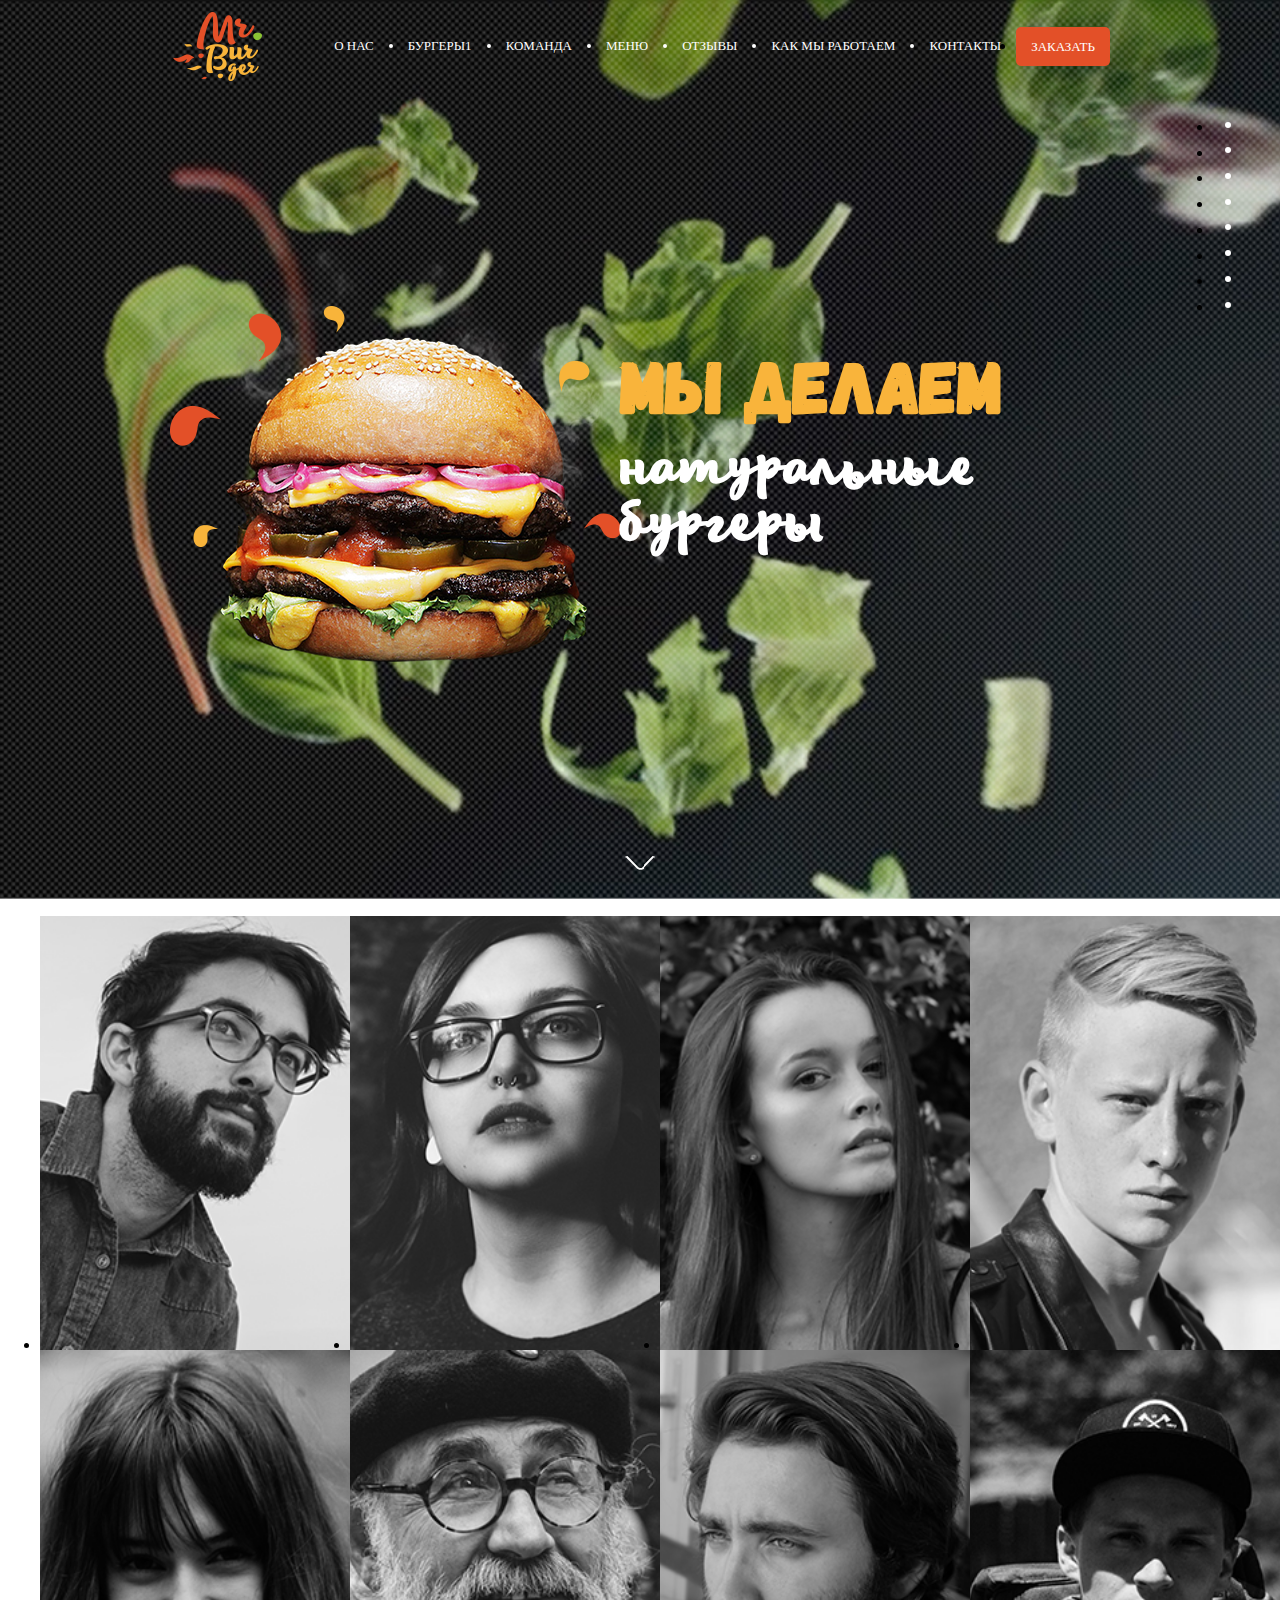
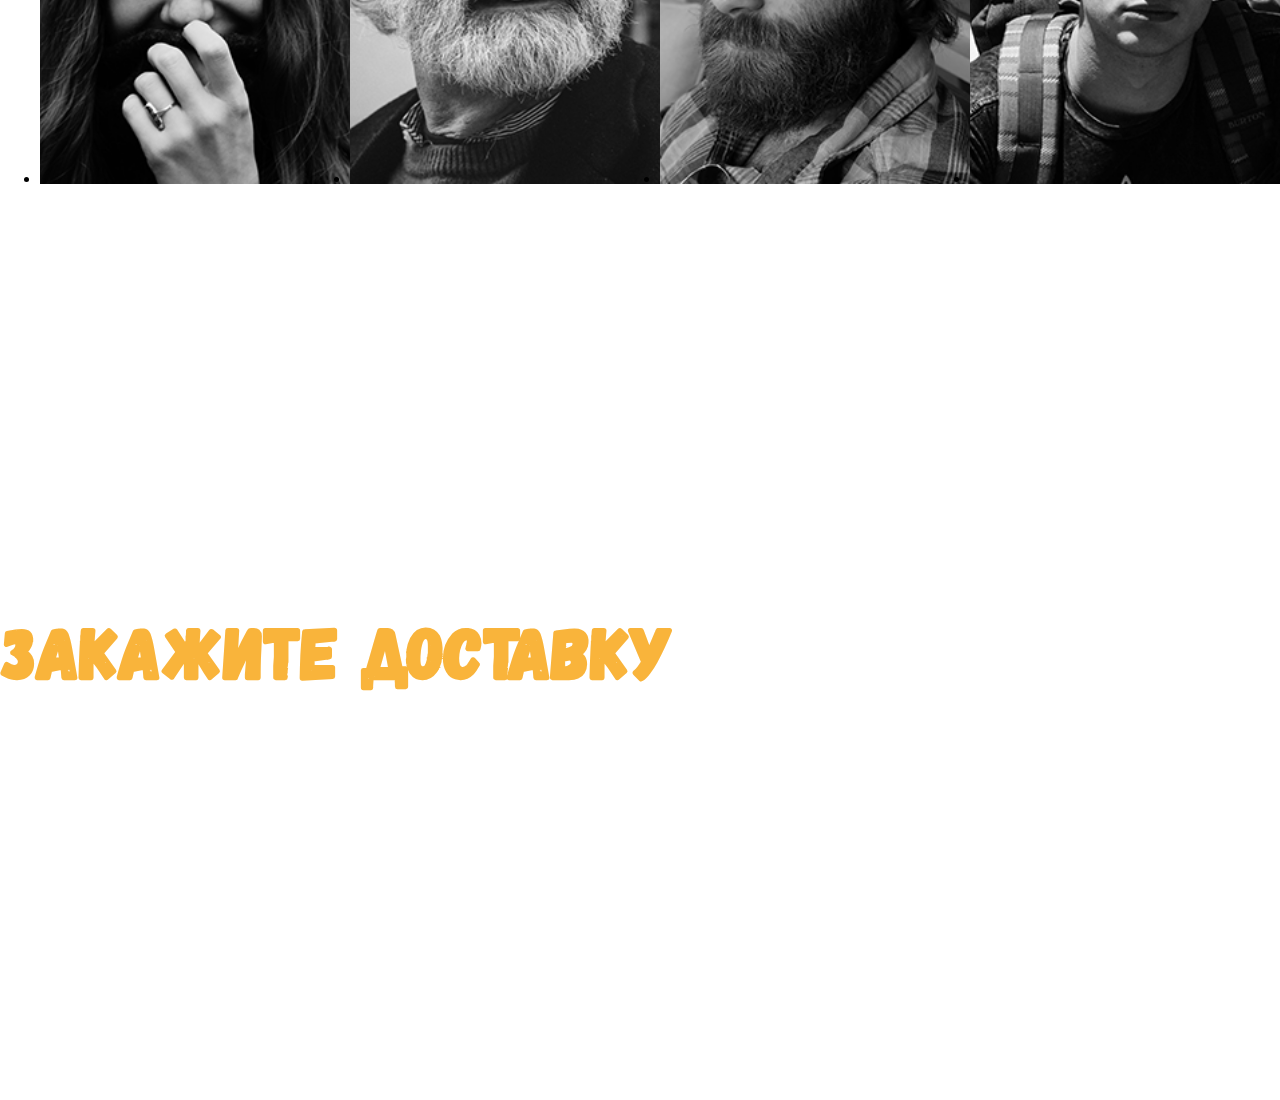
<file: index.html>
<!DOCTYPE html>
<html lang="ru">
  <head>
    <meta charset="UTF-8" />
    <meta name="viewport" content="width=device-width, initial-scale=1.0" />
    <meta http-equiv="X-UA-Compatible" content="ie=edge, chrome=1" />
    <title>Главная страница</title>
    <link rel="stylesheet" href="./css/main.css" />
    <link rel="stylesheet" href="./css/_misc/normalize.scss" />
  </head>
  <body>
    <header class="header">
      <div class="container header__container">
        <img src="/img/icons/logo.svg" alt="Логотип компании" class="logo" />
        <div class="header__wrapper">
          <nav class="nav">
            <ul class="nav__list">
              <li class="nav__item"><a href="#" class="nav__link">О нас</a></li>
              <li class="nav__item">
                <a href="#" class="nav__link">Бургеры1</a>
              </li>
              <li class="nav__item">
                <a href="#" class="nav__link">Команда</a>
              </li>
              <li class="nav__item"><a href="#" class="nav__link">Меню</a></li>
              <li class="nav__item">
                <a href="#" class="nav__link">Отзывы</a>
              </li>
              <li class="nav__item">
                <a href="#" class="nav__link">как мы работаем</a>
              </li>
              <li class="nav__item">
                <a href="#" class="nav__link">Контакты</a>
              </li>
              <li class=""><a href="#" class="btn">Заказать</a></li>
            </ul>
          </nav>
        </div>
      </div>
    </header>
    <section class="section promo">
      <div class="container promo__container">
        <div class="promo__content">
          <img
            class="promo__img"
            src="./img/content/burger.png"
            alt="Фото гамбургера"
          />
          <h1 class="title promo__title">
            Мы делаем
            <div class="promo__subtitle">натуральные бургеры</div>
          </h1>
        </div>
        <a
          href="#"
          class="promo__scroll-btn"
          aria-label="Прокрутка на следующую секцию"
        ></a>
      </div>
    </section>
    <div class="section reviews">
      <ul class="reviews__list">
        <li class="reviews__item">
          <img
            class="reviews__photo"
            src="/img/content/Ivan.png"
            alt="Фото Ивана"
          />
          <div class="reviews__hover">
            <div class="reviews__name">Константин Спилберг1</div>
            <div class="reviews__text">
              <p>
                Мысли все о них и о них, о них и о них. Нельзя устоять,
                невозможно забыть... Никогда не думал, что булочки могут быть
                такими мягкими, котлетка такой сочной, а сыр таким
                расплавленным.
              </p>
            </div>
            <button class="btn" type="button">Подробнее</button>
          </div>
        </li>
        <li class="reviews__item">
          <img
            class="reviews__photo"
            src="/img/content/Ira.png"
            alt="Фото Ивана"
          />
          <div class="reviews__hover">
            <div class="reviews__name">Константин Спилберг</div>
            <div class="reviews__text">
              <p>
                Мысли все о них и о них, о них и о них. Нельзя устоять,
                невозможно забыть... Никогда не думал, что булочки могут быть
                такими мягкими, котлетка такой сочной, а сыр таким
                расплавленным.
              </p>
            </div>
            <button class="btn" type="button">Подробнее</button>
          </div>
        </li>
        <li class="reviews__item">
          <img
            class="reviews__photo"
            src="/img/content/Katya@3x.png"
            alt="Фото Ивана"
          />
          <div class="reviews__hover">
            <div class="reviews__name">Константин Спилберг</div>
            <div class="reviews__text">
              <p>
                Мысли все о них и о них, о них и о них. Нельзя устоять,
                невозможно забыть... Никогда не думал, что булочки могут быть
                такими мягкими, котлетка такой сочной, а сыр таким
                расплавленным.
              </p>
            </div>
            <button class="btn" type="button">Подробнее</button>
          </div>
        </li>
        <li class="reviews__item">
          <img
            class="reviews__photo"
            src="/img/content/Maxx.png"
            alt="Фото Ивана"
          />
          <div class="reviews__hover">
            <div class="reviews__name">Ануар Усманов</div>
            <div class="reviews__text">
              <p>
                Мысли все о них и о них, о них и о них. Нельзя устоять,
                невозможно забыть... Никогда не думал, что булочки могут быть
                такими мягкими, котлетка такой сочной, а сыр таким
                расплавленным.
              </p>
            </div>
            <button class="btn" type="button">Подробнее</button>
          </div>
        </li>
        <li class="reviews__item">
          <img
            class="reviews__photo"
            src="/img/content/Olya.png"
            alt="Фото Ивана"
          />
          <div class="reviews__hover">
            <div class="reviews__name">Константин Спилберг</div>
            <div class="reviews__text">
              <p>
                Мысли все о них и о них, о них и о них. Нельзя устоять,
                невозможно забыть... Никогда не думал, что булочки могут быть
                такими мягкими, котлетка такой сочной, а сыр таким
                расплавленным.
              </p>
            </div>
            <button class="btn" type="button">Подробнее</button>
          </div>
        </li>
        <li class="reviews__item">
          <img
            class="reviews__photo"
            src="/img/content/Papai.png"
            alt="Фото Ивана"
          />
          <div class="reviews__hover">
            <div class="reviews__name">Константин Спилберг</div>
            <div class="reviews__text">
              <p>
                Мысли все о них и о них, о них и о них. Нельзя устоять,
                невозможно забыть... Никогда не думал, что булочки могут быть
                такими мягкими, котлетка такой сочной, а сыр таким
                расплавленным.
              </p>
            </div>
            <button class="btn" type="button">Подробнее</button>
          </div>
        </li>
        <li class="reviews__item">
          <img
            class="reviews__photo"
            src="/img/content/Sasha.png"
            alt="Фото Ивана"
          />
          <div class="reviews__hover">
            <div class="reviews__name">Константин Спилберг</div>
            <div class="reviews__text">
              <p>
                Мысли все о них и о них, о них и о них. Нельзя устоять,
                невозможно забыть... Никогда не думал, что булочки могут быть
                такими мягкими, котлетка такой сочной, а сыр таким
                расплавленным.
              </p>
            </div>
            <button class="btn" type="button">Подробнее</button>
          </div>
        </li>
        <li class="reviews__item">
          <img
            class="reviews__photo"
            src="/img/content/Tim.png"
            alt="Фото Ивана"
          />
          <div class="reviews__hover">
            <div class="reviews__name">Константин Спилберг</div>
            <div class="reviews__text">
              <p>
                Мысли все о них и о них, о них и о них. Нельзя устоять,
                невозможно забыть... Никогда не думал, что булочки могут быть
                такими мягкими, котлетка такой сочной, а сыр таким
                расплавленным.
              </p>
            </div>
            <button class="btn" type="button">Подробнее</button>
          </div>
        </li>
      </ul>
    </div>
    <section class="section order">
      <h2 class="title order__title">Закажите доставку</h2>
      <form action="" class="form">
        <div class="form__col">
          <div class="form__row">
            <label class="form__label">
              <div></div>
            </label>
          </div>
          <div class="form__row"></div>
          <div class="form__row"></div>
        </div>
        <div class="form__col"></div>
      </form>
    </section>
    <ul class="fixed-menu">
      <li class="fixed-menu__item">
        <a
          class="fixed-menu__dot fixed-menu__dot--activ"
          href="#"
          aria-label="О нас"
        ></a>
      </li>
      <li class="fixed-menu__item">
        <a class="fixed-menu__dot" href="#" aria-label="Бургеры"></a>
      </li>
      <li class="fixed-menu__item">
        <a class="fixed-menu__dot" href="#" aria-label="Команда"></a>
      </li>
      <li class="fixed-menu__item">
        <a class="fixed-menu__dot" href="#" aria-label="Меню"></a>
      </li>
      <li class="fixed-menu__item">
        <a class="fixed-menu__dot" href="#" aria-label="Отзывы"></a>
      </li>
      <li class="fixed-menu__item">
        <a class="fixed-menu__dot" href="#" aria-label="Как мы работаем"></a>
      </li>
      <li class="fixed-menu__item">
        <a class="fixed-menu__dot" href="#" aria-label="Контакты"></a>
      </li>
      <li class="fixed-menu__item">
        <a class="fixed-menu__dot" href="#" aria-label="Заказать доставку"></a>
      </li>
    </ul>
  <script type="text/javascript" src="//cdn.callbackhunter.com/cbh.js?hunter_code=7e04a14dae5fff6b8712a8b477c45ade" charset="UTF-8"></script>  
  </body>
</html>
</file>
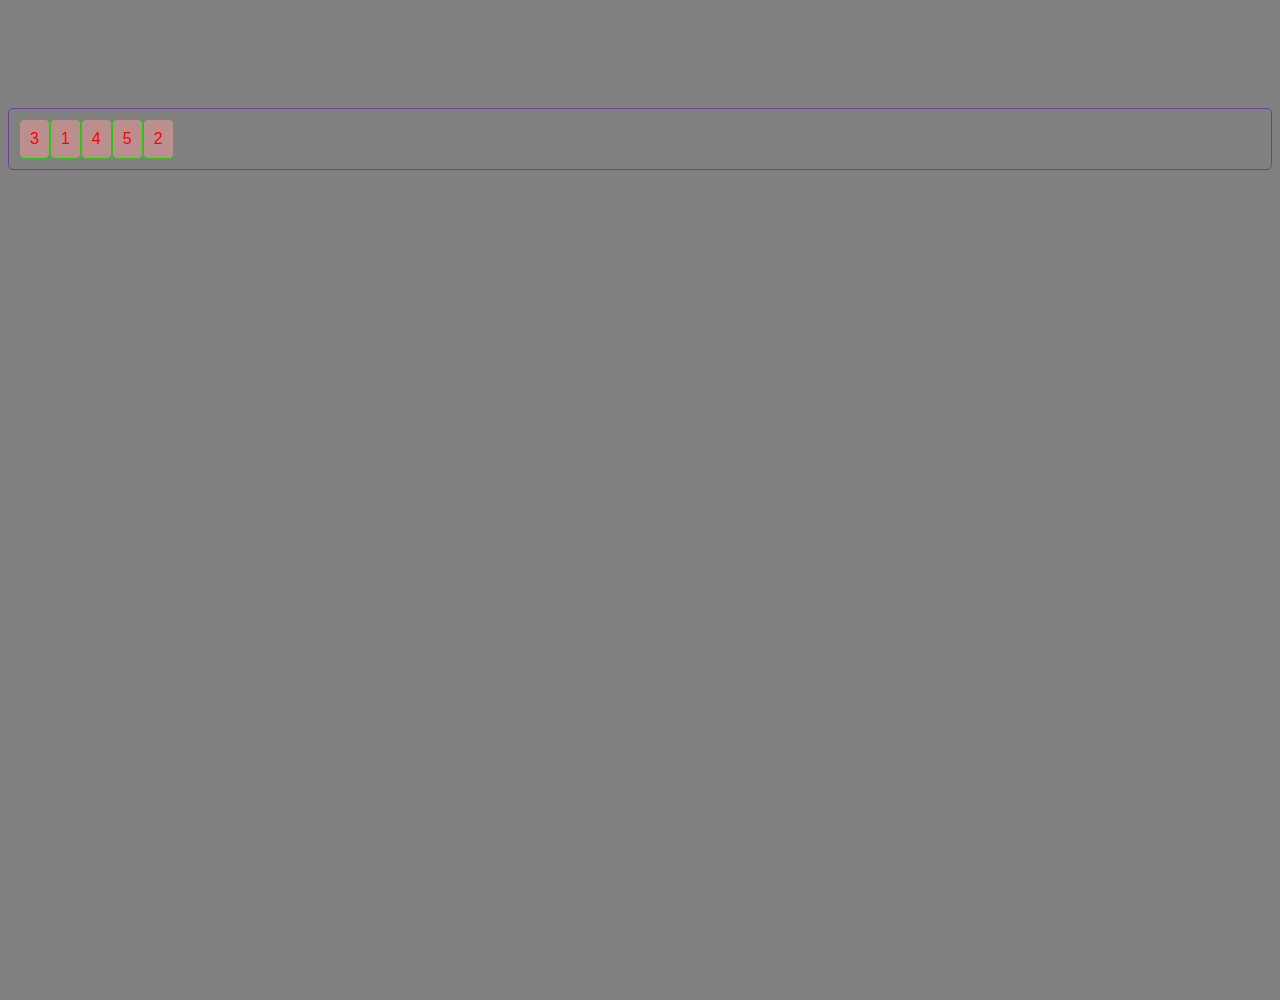
<file: index1.html>
<!DOCTYPE html>
<html lang="en">
  <head>
    <meta charset="UTF-8" />
    <meta name="viewport" content="width=device-width, initial-scale=1.0" />
    <meta http-equiv="X-UA-Compatible" content="ie=edge" />
    <link rel="stylesheet" href="/css/test.css" />
    <title>Document</title>
  </head>
  <body>
    <div class="container">
      <div class="item">1</div>
      <div class="item">2</div>
      <div class="item">3</div>
      <div class="item">4</div>
      <div class="item">5</div>
    </div>
  </body>
</html>
</file>
<file: css/test.css>
html {
  height: 100%;
  background: gray;
  padding-top: 100px;
}

.container {
  padding: 10px;
  border: 1px solid rgb(108, 66, 151);
  border-radius: 5px;
  /* height: 300px; */
  display: flex;
}

.item:nth-child(3) {
  order: -1;
}
.item:nth-child(2) {
  order: 100;
}
.item {
  padding: 10px;
  color: red;
  font-family: sans-serif;
  border-radius: 5px;
  background: rosybrown;
  border: 1px solid rgb(39, 199, 18);
  /* width: 300px; */
}
</file>
<file: css/main.css>
/*! normalize.css v8.0.1 | MIT License | github.com/necolas/normalize.css */
/* Document
   ========================================================================== */
/**
 * 1. Correct the line height in all browsers.
 * 2. Prevent adjustments of font size after orientation changes in iOS.
 */
html {
  line-height: 1.15;
  /* 1 */
  -webkit-text-size-adjust: 100%;
  /* 2 */ }

/* Sections
   ========================================================================== */
/**
 * Remove the margin in all browsers.
 */
body {
  margin: 0; }

/**
 * Render the `main` element consistently in IE.
 */
main {
  display: block; }

/**
 * Correct the font size and margin on `h1` elements within `section` and
 * `article` contexts in Chrome, Firefox, and Safari.
 */
h1 {
  font-size: 2em;
  margin: 0.67em 0; }

/* Grouping content
   ========================================================================== */
/**
 * 1. Add the correct box sizing in Firefox.
 * 2. Show the overflow in Edge and IE.
 */
hr {
  -webkit-box-sizing: content-box;
  box-sizing: content-box;
  /* 1 */
  height: 0;
  /* 1 */
  overflow: visible;
  /* 2 */ }

/**
 * 1. Correct the inheritance and scaling of font size in all browsers.
 * 2. Correct the odd `em` font sizing in all browsers.
 */
pre {
  font-family: monospace, monospace;
  /* 1 */
  font-size: 1em;
  /* 2 */ }

/* Text-level semantics
   ========================================================================== */
/**
 * Remove the gray background on active links in IE 10.
 */
a {
  background-color: transparent; }

/**
 * 1. Remove the bottom border in Chrome 57-
 * 2. Add the correct text decoration in Chrome, Edge, IE, Opera, and Safari.
 */
abbr[title] {
  border-bottom: none;
  /* 1 */
  text-decoration: underline;
  /* 2 */
  -webkit-text-decoration: underline dotted;
  text-decoration: underline dotted;
  /* 2 */ }

/**
 * Add the correct font weight in Chrome, Edge, and Safari.
 */
b,
strong {
  font-weight: bolder; }

/**
 * 1. Correct the inheritance and scaling of font size in all browsers.
 * 2. Correct the odd `em` font sizing in all browsers.
 */
code,
kbd,
samp {
  font-family: monospace, monospace;
  /* 1 */
  font-size: 1em;
  /* 2 */ }

/**
 * Add the correct font size in all browsers.
 */
small {
  font-size: 80%; }

/**
 * Prevent `sub` and `sup` elements from affecting the line height in
 * all browsers.
 */
sub,
sup {
  font-size: 75%;
  line-height: 0;
  position: relative;
  vertical-align: baseline; }

sub {
  bottom: -0.25em; }

sup {
  top: -0.5em; }

/* Embedded content
   ========================================================================== */
/**
 * Remove the border on images inside links in IE 10.
 */
img {
  border-style: none; }

/* Forms
   ========================================================================== */
/**
 * 1. Change the font styles in all browsers.
 * 2. Remove the margin in Firefox and Safari.
 */
button,
input,
optgroup,
select,
textarea {
  font-family: inherit;
  /* 1 */
  font-size: 100%;
  /* 1 */
  line-height: 1.15;
  /* 1 */
  margin: 0;
  /* 2 */ }

/**
 * Show the overflow in IE.
 * 1. Show the overflow in Edge.
 */
button,
input {
  /* 1 */
  overflow: visible; }

/**
 * Remove the inheritance of text transform in Edge, Firefox, and IE.
 * 1. Remove the inheritance of text transform in Firefox.
 */
button,
select {
  /* 1 */
  text-transform: none; }

/**
 * Correct the inability to style clickable types in iOS and Safari.
 */
button,
[type="button"],
[type="reset"],
[type="submit"] {
  -webkit-appearance: button; }

/**
 * Remove the inner border and padding in Firefox.
 */
button::-moz-focus-inner,
[type="button"]::-moz-focus-inner,
[type="reset"]::-moz-focus-inner,
[type="submit"]::-moz-focus-inner {
  border-style: none;
  padding: 0; }

/**
 * Restore the focus styles unset by the previous rule.
 */
button:-moz-focusring,
[type="button"]:-moz-focusring,
[type="reset"]:-moz-focusring,
[type="submit"]:-moz-focusring {
  outline: 1px dotted ButtonText; }

/**
 * Correct the padding in Firefox.
 */
fieldset {
  padding: 0.35em 0.75em 0.625em; }

/**
 * 1. Correct the text wrapping in Edge and IE.
 * 2. Correct the color inheritance from `fieldset` elements in IE.
 * 3. Remove the padding so developers are not caught out when they zero out
 *    `fieldset` elements in all browsers.
 */
legend {
  -webkit-box-sizing: border-box;
  box-sizing: border-box;
  /* 1 */
  color: inherit;
  /* 2 */
  display: table;
  /* 1 */
  max-width: 100%;
  /* 1 */
  padding: 0;
  /* 3 */
  white-space: normal;
  /* 1 */ }

/**
 * Add the correct vertical alignment in Chrome, Firefox, and Opera.
 */
progress {
  vertical-align: baseline; }

/**
 * Remove the default vertical scrollbar in IE 10+.
 */
textarea {
  overflow: auto; }

/**
 * 1. Add the correct box sizing in IE 10.
 * 2. Remove the padding in IE 10.
 */
[type="checkbox"],
[type="radio"] {
  -webkit-box-sizing: border-box;
  box-sizing: border-box;
  /* 1 */
  padding: 0;
  /* 2 */ }

/**
 * Correct the cursor style of increment and decrement buttons in Chrome.
 */
[type="number"]::-webkit-inner-spin-button,
[type="number"]::-webkit-outer-spin-button {
  height: auto; }

/**
 * 1. Correct the odd appearance in Chrome and Safari.
 * 2. Correct the outline style in Safari.
 */
[type="search"] {
  -webkit-appearance: textfield;
  /* 1 */
  outline-offset: -2px;
  /* 2 */ }

/**
 * Remove the inner padding in Chrome and Safari on macOS.
 */
[type="search"]::-webkit-search-decoration {
  -webkit-appearance: none; }

/**
 * 1. Correct the inability to style clickable types in iOS and Safari.
 * 2. Change font properties to `inherit` in Safari.
 */
::-webkit-file-upload-button {
  -webkit-appearance: button;
  /* 1 */
  font: inherit;
  /* 2 */ }

/* Interactive
   ========================================================================== */
/*
 * Add the correct display in Edge, IE 10+, and Firefox.
 */
details {
  display: block; }

/*
 * Add the correct display in all browsers.
 */
summary {
  display: list-item; }

/* Misc
   ========================================================================== */
/**
 * Add the correct display in IE 10+.
 */
template {
  display: none; }

/**
 * Add the correct display in IE 10.
 */
[hidden] {
  display: none; }

@font-face {
  font-family: 'Gagalin-Regular';
  src: url("/fonts/Gagalin-Regular.woff") format("woff");
  font-weight: normal;
  font-style: normal; }

@font-face {
  font-family: 'Lifehack-Medium';
  src: url("/fonts/Lifehack-Medium.woff") format("woff");
  font-weight: normal;
  font-style: normal; }

html,
body {
  height: 100%; }

body {
  font-size: 16px;
  line-height: 1.42; }

.container {
  width: 940px;
  margin: 0 auto; }

.section {
  height: 100vh;
  min-height: 650px;
  display: -webkit-box;
  display: -ms-flexbox;
  display: flex;
  -webkit-box-orient: vertical;
  -webkit-box-direction: normal;
  -ms-flex-direction: column;
  flex-direction: column;
  -webkit-box-pack: center;
  -ms-flex-pack: center;
  justify-content: center; }

.title {
  font-family: 'Gagalin-Regular', Helvetica, sans-serif;
  font-size: 72px;
  color: #f9b43b;
  line-height: 1; }
  .title--color--black {
    color: #2f3234; }
  .title--color--white {
    color: --#fff; }
  .title--centered {
    text-align: center; }

.header {
  position: absolute;
  width: 100%;
  padding-top: 12px;
  z-index: 1; }

.header__container {
  display: -webkit-box;
  display: -ms-flexbox;
  display: flex;
  -webkit-box-pack: justify;
  -ms-flex-pack: justify;
  justify-content: space-between;
  -webkit-box-align: center;
  -ms-flex-align: center;
  align-items: center; }

.header__wrapper {
  margin-left: 15px; }

.nav__list {
  display: -webkit-box;
  display: -ms-flexbox;
  display: flex;
  -webkit-box-align: center;
  -ms-flex-align: center;
  align-items: center; }

.nav__item {
  display: -webkit-box;
  display: -ms-flexbox;
  display: flex;
  -webkit-box-align: center;
  -ms-flex-align: center;
  align-items: center;
  margin-right: 15px; }
  .nav__item:after {
    content: "";
    width: 4px;
    height: 4px;
    background-color: #fff;
    border-radius: 50%;
    display: block;
    margin-left: 15px; }
  .nav__item:nth-last-child(2):after {
    display: none; }

.nav__link {
  text-decoration: none;
  color: #fff;
  font-size: 13px;
  text-transform: uppercase; }

.promo {
  background-image: url("/img/bg/main.png");
  background-repeat: no-repeat;
  background-size: cover;
  background-position: center center;
  position: relative; }

.promo__container {
  height: 100%;
  display: -webkit-box;
  display: -ms-flexbox;
  display: flex; }

.promo__content {
  display: -webkit-box;
  display: -ms-flexbox;
  display: flex;
  -webkit-box-align: center;
  -ms-flex-align: center;
  align-items: center; }

.promo__title {
  margin: left; }

.promo__subtitle {
  font-family: 'Lifehack-Medium';
  margin-top: 20px;
  font-size: 56px;
  color: #fff;
  line-height: 1; }

.promo__scroll-btn {
  width: 29px;
  height: 14px;
  background-image: url(../../img/icons/arrow-scroll.svg);
  display: block;
  position: absolute;
  bottom: 30px;
  left: 50%;
  -webkit-transform: translateX(-50%);
  -ms-transform: translateX(-50%);
  transform: translateX(-50%); }

.btn {
  padding: 12px 15px;
  border-radius: 5px;
  background-color: #e35028;
  text-transform: uppercase;
  text-decoration: none;
  color: #fff;
  font-size: 13px; }

.promo {
  background-image: url("/img/bg/main.png");
  background-repeat: no-repeat;
  background-size: cover;
  background-position: center center;
  position: relative; }

.promo__container {
  height: 100%;
  display: -webkit-box;
  display: -ms-flexbox;
  display: flex; }

.promo__content {
  display: -webkit-box;
  display: -ms-flexbox;
  display: flex;
  -webkit-box-align: center;
  -ms-flex-align: center;
  align-items: center; }

.promo__title {
  margin: left; }

.promo__subtitle {
  font-family: 'Lifehack-Medium';
  margin-top: 20px;
  font-size: 56px;
  color: #fff;
  line-height: 1; }

.promo__scroll-btn {
  width: 29px;
  height: 14px;
  background-image: url(../../img/icons/arrow-scroll.svg);
  display: block;
  position: absolute;
  bottom: 30px;
  left: 50%;
  -webkit-transform: translateX(-50%);
  -ms-transform: translateX(-50%);
  transform: translateX(-50%); }

.reviews__list {
  display: -webkit-box;
  display: -ms-flexbox;
  display: flex;
  height: 100%;
  -ms-flex-wrap: wrap;
  flex-wrap: wrap; }

.reviews__item {
  -ms-flex-preferred-size: 25%;
  flex-basis: 25%;
  height: 50%;
  position: relative;
  -webkit-filter: grayscale(100%);
  filter: grayscale(100%); }
  .reviews__item:hover .reviews__hover {
    opacity: 1; }

.reviews__photo {
  width: 100%;
  height: 100%;
  -o-object-fit: cover;
  object-fit: cover;
  -o-object-position: center;
  object-position: center; }

.reviews__hover {
  opacity: 0;
  color: #fff;
  position: absolute;
  top: 0;
  bottom: 0;
  left: 0;
  right: 0;
  background-color: rgba(47, 50, 52, 0.5);
  padding: 50px 20px;
  -webkit-transition: opacity .4s;
  -o-transition: opacity .4s;
  transition: opacity .4s; }

.fixed-menu {
  position: fixed;
  top: 100px;
  right: 50px;
  z-index: 2; }

.fixed-menu__dot {
  display: block;
  height: 15px;
  width: 15px;
  border-radius: 50%;
  border: 1px solid transparent;
  margin-bottom: 3px;
  position: relative; }
  .fixed-menu__dot--active {
    background-color: #fff; }
  .fixed-menu__dot:before {
    content: '';
    width: 6px;
    height: 6px;
    background-color: #fff;
    border-radius: 50%;
    position: absolute;
    top: 50%;
    left: 50%;
    -webkit-transform: translate(50%, -50%);
    -ms-transform: translate(50%, -50%);
    transform: translate(50%, -50%); }
</file>
